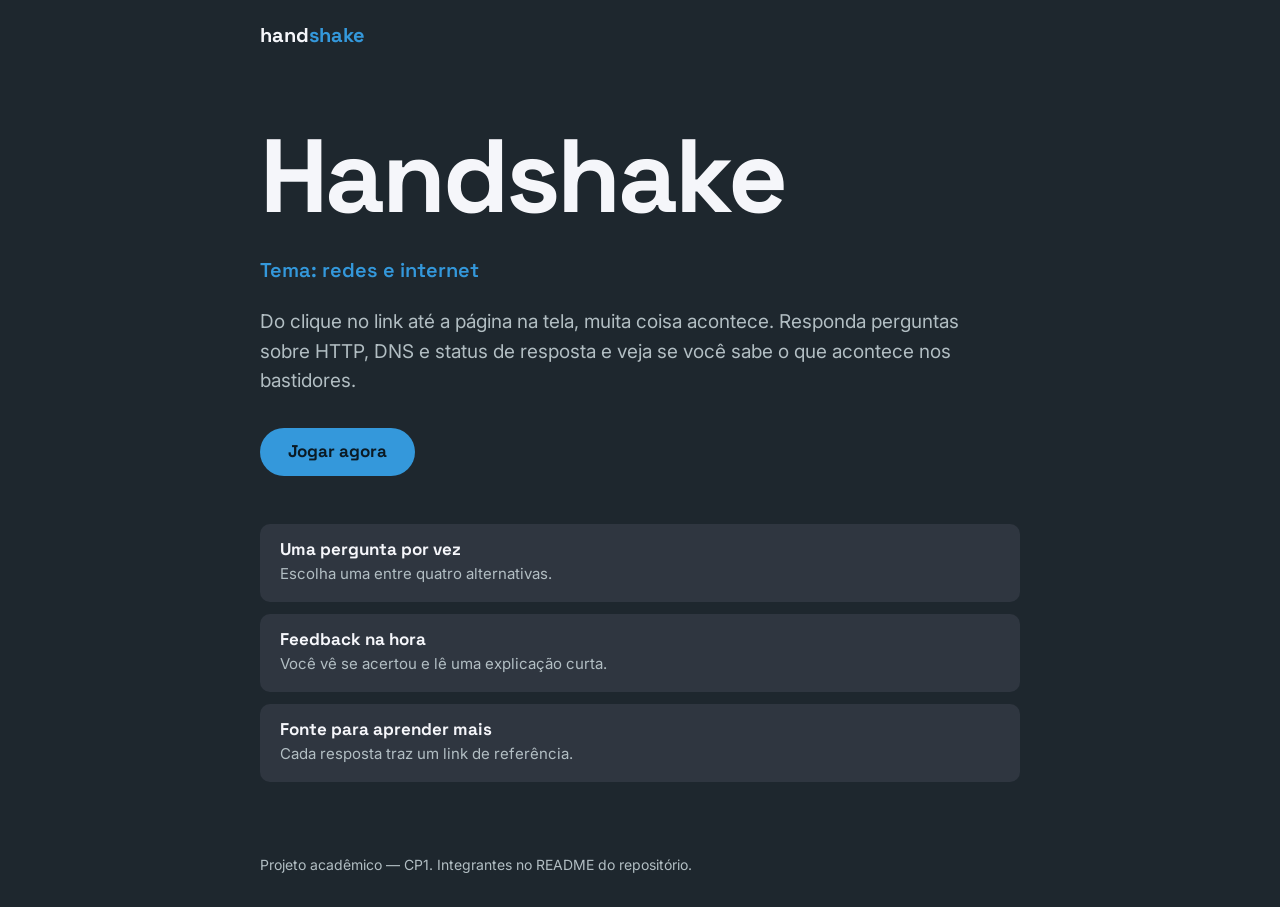
<file: handshake/index.html>
<!DOCTYPE html>
<html lang="pt-BR">
<head>
  <meta charset="UTF-8">
  <meta name="viewport" content="width=device-width, initial-scale=1">
  <title>Handshake — quiz sobre redes e internet</title>
  <meta name="description" content="Quiz de tecnologia sobre como a internet funciona: HTTP, DNS, IP e mais.">
  <link rel="preconnect" href="https://fonts.googleapis.com">
  <link rel="preconnect" href="https://fonts.gstatic.com" crossorigin>
  <link rel="stylesheet" href="https://fonts.googleapis.com/css2?family=Inter:wght@400;500&family=Space+Grotesk:wght@600;700&display=swap">
  <link rel="stylesheet" href="css/style.css">
</head>
<body>
  <header class="container topo">
    <a class="marca" href="index.html">hand<span>shake</span></a>
  </header>
  <main class="container">
    <section class="hero" aria-labelledby="titulo">
      <h1 id="titulo">Handshake</h1>
      <p class="tema">Tema: redes e internet</p>
      <p class="descricao">Do clique no link até a página na tela, muita coisa acontece. Responda perguntas sobre HTTP, DNS e status de resposta e veja se você sabe o que acontece nos bastidores.</p>
      <a class="botao" href="jogo.html">Jogar agora</a>
    </section>
    <section class="regras" aria-label="Como funciona">
      <div><h2>Uma pergunta por vez</h2><p>Escolha uma entre quatro alternativas.</p></div>
      <div><h2>Feedback na hora</h2><p>Você vê se acertou e lê uma explicação curta.</p></div>
      <div><h2>Fonte para aprender mais</h2><p>Cada resposta traz um link de referência.</p></div>
    </section>
  </main>
  <footer class="container rodape">Projeto acadêmico — CP1. Integrantes no README do repositório.</footer>
</body>
</html>
</file>
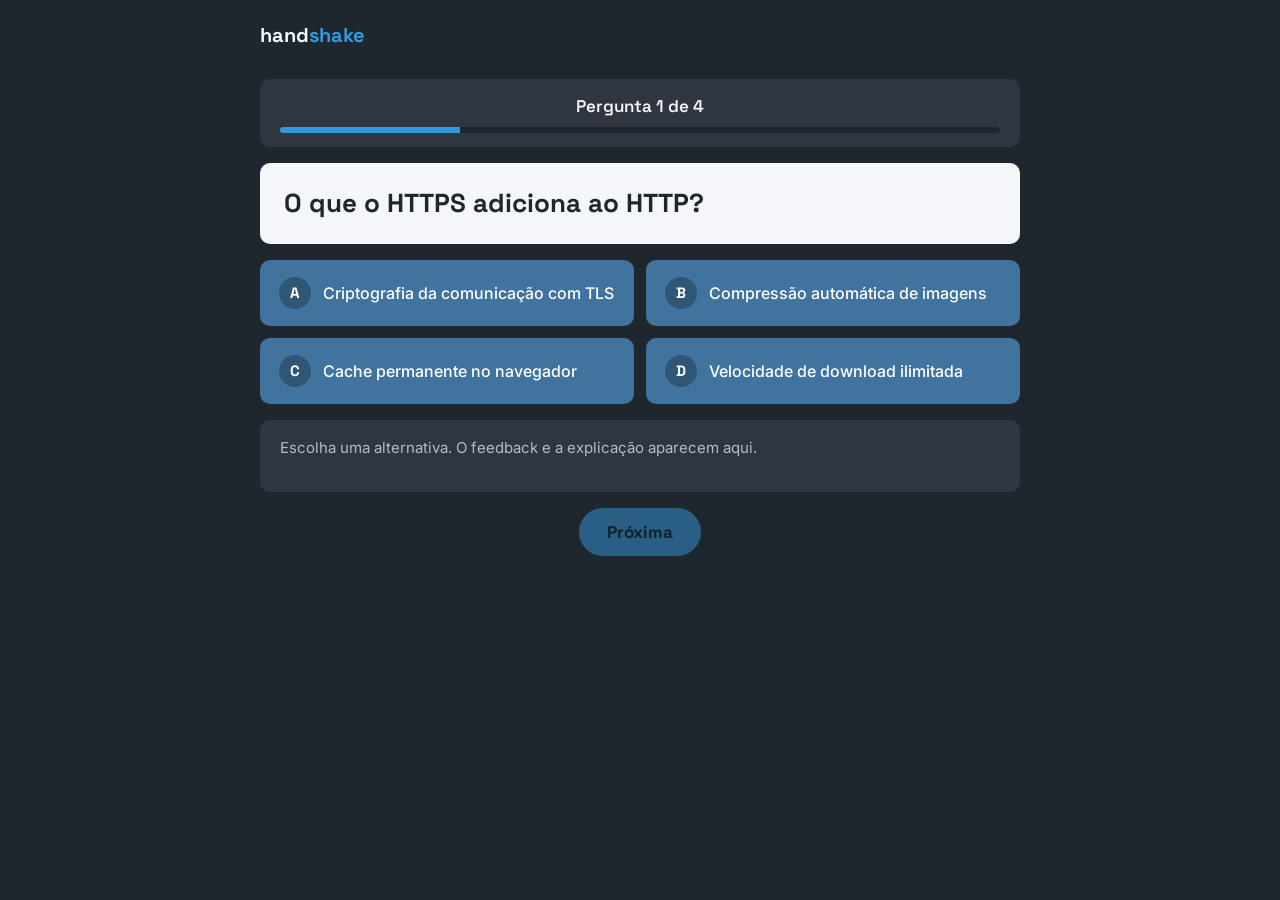
<file: handshake/jogo.html>
<!DOCTYPE html>
<html lang="pt-BR">
<head>
  <meta charset="UTF-8">
  <meta name="viewport" content="width=device-width, initial-scale=1">
  <title>Jogar — Handshake</title>
  <link rel="preconnect" href="https://fonts.googleapis.com">
  <link rel="preconnect" href="https://fonts.gstatic.com" crossorigin>
  <link rel="stylesheet" href="https://fonts.googleapis.com/css2?family=Inter:wght@400;500&family=Space+Grotesk:wght@600;700&display=swap">
  <link rel="stylesheet" href="css/style.css">
</head>
<body>
  <header class="container topo">
    <a class="marca" href="index.html">hand<span>shake</span></a>
  </header>
  <main class="container">
  <div class="jogo" id="quiz">
    
    <div class="progresso" id="progresso">
      <span id="progresso-texto">Pergunta 1 de 4</span>
      <div class="progresso-barra" aria-hidden="true"><i></i></div>
    </div>

    
    <h1 class="pergunta" id="pergunta">O que o HTTPS adiciona ao HTTP?</h1>

    
    <ul class="alternativas" id="alternativas">
      <li><button class="alternativa" type="button" data-indice="0"><span class="letra">A</span>Criptografia da comunicação com TLS</button></li>
      <li><button class="alternativa" type="button" data-indice="1"><span class="letra">B</span>Compressão automática de imagens</button></li>
      <li><button class="alternativa" type="button" data-indice="2"><span class="letra">C</span>Cache permanente no navegador</button></li>
      <li><button class="alternativa" type="button" data-indice="3"><span class="letra">D</span>Velocidade de download ilimitada</button></li>
    </ul>

   
    <div class="feedback" id="feedback" role="status" aria-live="polite">
      <p>Escolha uma alternativa. O feedback e a explicação aparecem aqui.</p>
    </div>

    
    <div class="acoes">
      <button class="botao" id="proxima" type="button" disabled>Próxima</button>
    </div>
  </div>

  
  <section class="jogo resultado" id="resultado" hidden>
    <h1 class="pergunta">Fim de jogo</h1>
    <div class="feedback"><strong id="placar"></strong></div>
    <div class="acoes">
      <button class="botao" id="reiniciar" type="button">Jogar de novo</button>
    </div>
  </section>
  </main>
  <script src="js/perguntas-embutidas.js"></script>
  <script src="js/jogo.js"></script>
</body>
</html>
</file>
<file: handshake/css/style.css>
:root {
  --fundo: #1e272e;
  --painel: #2f3640;
  --papel: #f5f6fa;
  --tinta: #1e272e;
  --alternativa: #40739e;
  --alternativa-hover: #4a84b5;
  --destaque: #3498db;
  --acerto: #44bd32;
  --acerto-texto: #6ee05a;
  --erro: #e84118;
  --texto: #f5f6fa;
  --texto-suave: #b2bec3;
  --raio: 10px;
  --fonte-titulo: "Space Grotesk", "Segoe UI", system-ui, sans-serif;
  --fonte-texto: "Inter", "Segoe UI", system-ui, sans-serif;
}
*, *::before, *::after { box-sizing: border-box; }
html { -webkit-text-size-adjust: 100%; }
body {
  margin: 0;
  min-height: 100vh;
  background: var(--fundo);
  color: var(--texto);
  font-family: var(--fonte-texto);
  font-size: 1.0625rem;
  line-height: 1.55;
  overflow-x: hidden;
}
h1, h2, h3 { font-family: var(--fonte-titulo); line-height: 1.1; margin: 0; }
p { margin: 0; max-width: 62ch; }
a { color: var(--destaque); }
:focus-visible { outline: 3px solid #fbc531; outline-offset: 3px; }

.container { width: min(100% - 2rem, 760px); margin-inline: auto; }
.topo { padding-block: 1.25rem; }
.marca {
  font-family: var(--fonte-titulo);
  font-weight: 700;
  font-size: 1.25rem;
  color: var(--texto);
  text-decoration: none;
}
.marca span { color: var(--destaque); }

.botao {
  display: inline-block;
  min-height: 48px;
  padding: 0.75rem 1.75rem;
  border: 0;
  border-radius: 999px;
  background: var(--destaque);
  color: #0b1a24;
  font: 700 1.0625rem var(--fonte-titulo);
  text-decoration: none;
  cursor: pointer;
}
.botao:hover { background: #5dade2; }
.botao[disabled], .botao[aria-disabled="true"] { opacity: 0.5; cursor: not-allowed; }

.hero { padding-block: 3rem 2rem; display: grid; gap: 1.5rem; }
.hero h1 { font-size: clamp(3rem, 14vw, 6.5rem); letter-spacing: -0.03em; }
.hero .tema { color: var(--destaque); font: 600 1.25rem var(--fonte-titulo); }
.hero .descricao { color: var(--texto-suave); font-size: 1.1875rem; }
.hero .botao { justify-self: start; margin-top: 0.5rem; }
.regras { padding-block: 1rem 3rem; display: grid; gap: 0.75rem; }
.regras div { background: var(--painel); border-radius: var(--raio); padding: 1rem 1.25rem; }
.regras h2 { font-size: 1.0625rem; margin-bottom: 0.25rem; }
.regras p { color: var(--texto-suave); font-size: 0.9375rem; }
.rodape { padding-block: 1.5rem 2rem; color: var(--texto-suave); font-size: 0.875rem; }

[hidden] { display: none !important; }

.jogo { display: grid; gap: 1rem; padding-block: 0.5rem 2.5rem; }
.progresso {
  background: var(--painel);
  border-radius: var(--raio);
  padding: 0.875rem 1.25rem;
  text-align: center;
  font-family: var(--fonte-titulo);
  font-weight: 600;
}
.progresso-barra { height: 6px; margin-top: 0.5rem; background: var(--fundo); border-radius: 3px; overflow: hidden; }
.progresso-barra i { display: block; height: 100%; width: 30%; background: var(--destaque); }
.pergunta {
  background: var(--papel);
  color: var(--tinta);
  border-radius: var(--raio);
  padding: 1.5rem;
  font: 700 clamp(1.25rem, 4.5vw, 1.625rem) var(--fonte-titulo);
  line-height: 1.25;
}
.alternativas { display: grid; grid-template-columns: 1fr 1fr; gap: 0.75rem; margin: 0; padding: 0; list-style: none; }
.alternativa {
  width: 100%;
  min-height: 64px;
  display: flex;
  align-items: center;
  gap: 0.75rem;
  padding: 0.875rem 1rem;
  border: 3px solid transparent;
  border-radius: var(--raio);
  background: var(--alternativa);
  color: #fff;
  font: 500 1rem var(--fonte-texto);
  text-align: left;
  cursor: pointer;
}
.alternativa:hover { background: var(--alternativa-hover); }
.alternativa .letra {
  flex: none;
  display: grid;
  place-items: center;
  width: 2rem;
  height: 2rem;
  border-radius: 50%;
  background: rgba(0, 0, 0, 0.25);
  font: 700 0.9375rem var(--fonte-titulo);
}
.alternativa.correta { background: var(--acerto); border-color: #fff; color: #0b2a06; }
.alternativa.correta .letra { background: rgba(0, 0, 0, 0.18); }
.alternativa.errada { background: var(--erro); border-color: #fff; color: #fff; }
.alternativa:disabled { cursor: default; }

.feedback {
  background: var(--painel);
  border-radius: var(--raio);
  padding: 1rem 1.25rem;
  min-height: 4.5rem;
}
.feedback strong { display: block; font-family: var(--fonte-titulo); }
.feedback.acerto strong { color: var(--acerto-texto); }
.feedback.erro strong { color: #ff7f6b; }
.feedback p { color: var(--texto-suave); font-size: 0.9375rem; }
.acoes { display: flex; justify-content: center; }

@media (max-width: 600px) {
  .alternativas { grid-template-columns: 1fr; }
  .pergunta { padding: 1.25rem; }
}
@media (prefers-reduced-motion: no-preference) {
  .alternativa, .botao { transition: background-color 0.15s ease; }
}
</file>
